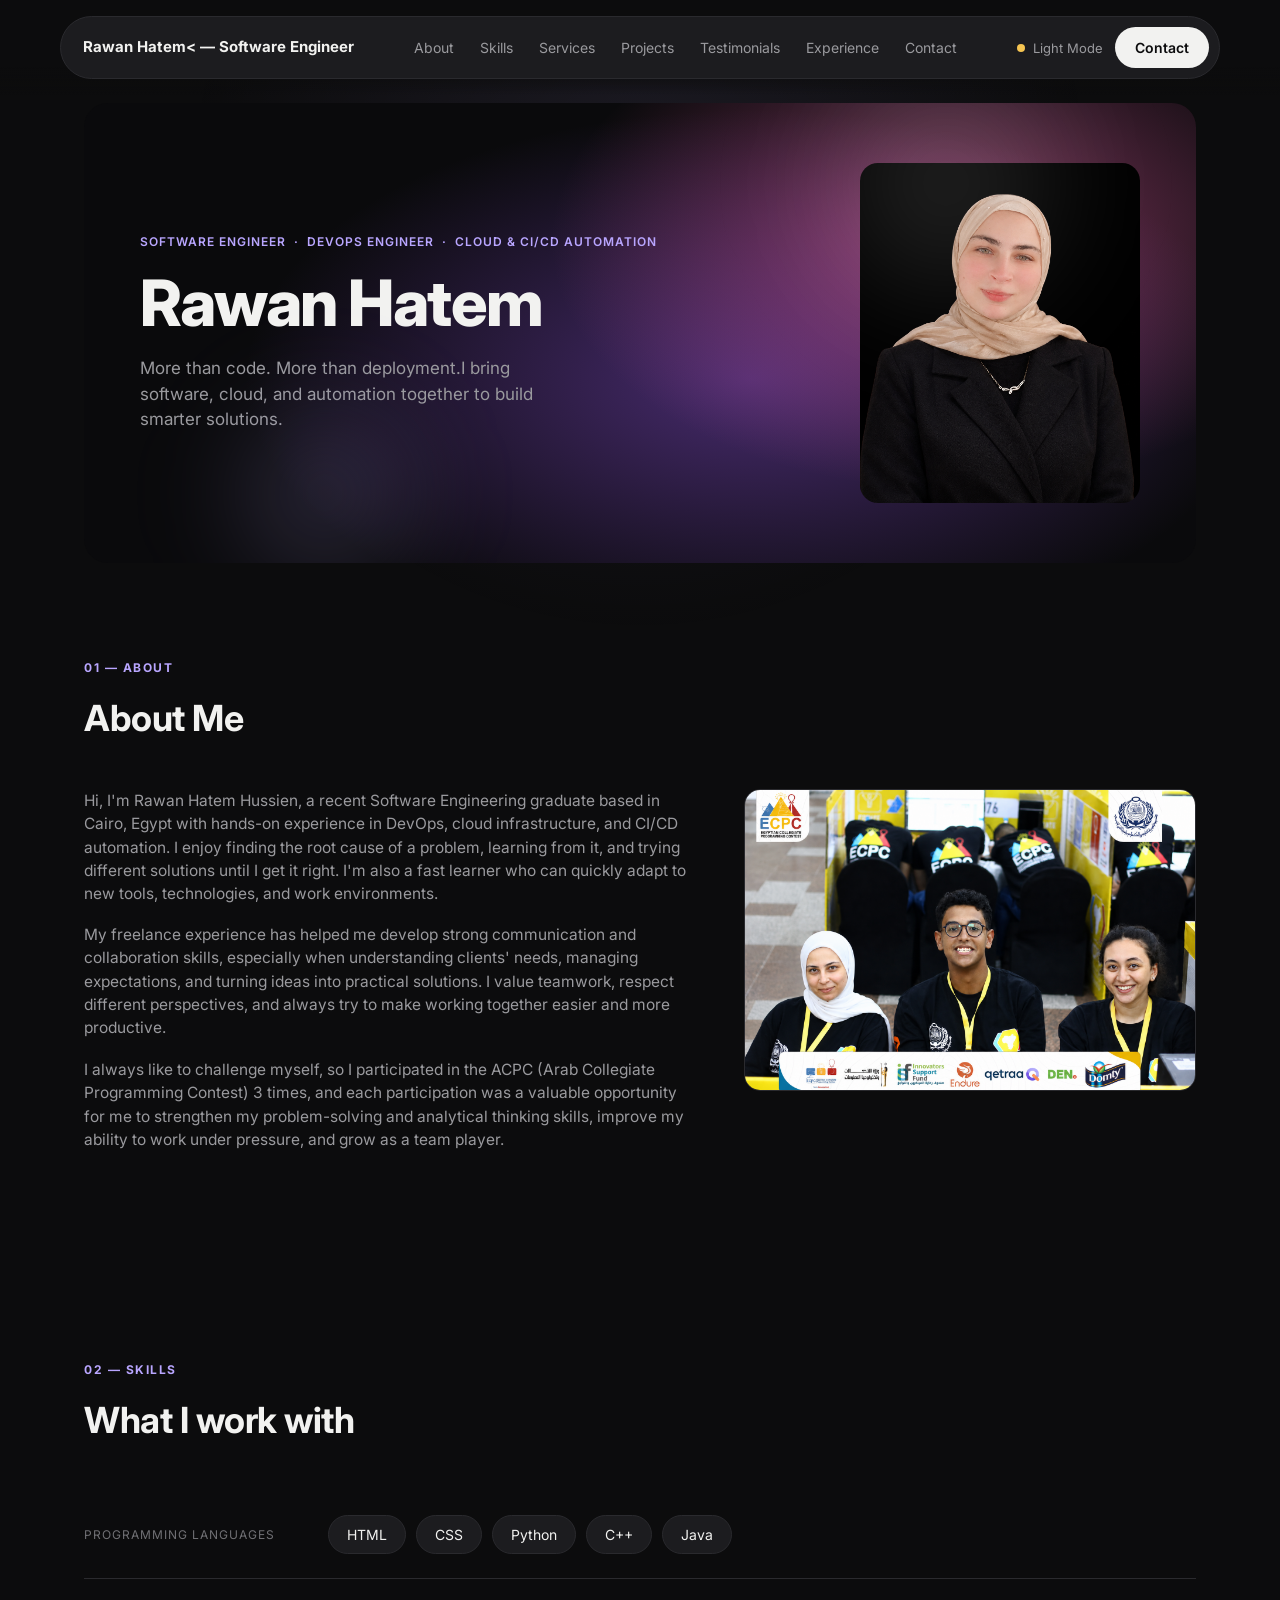
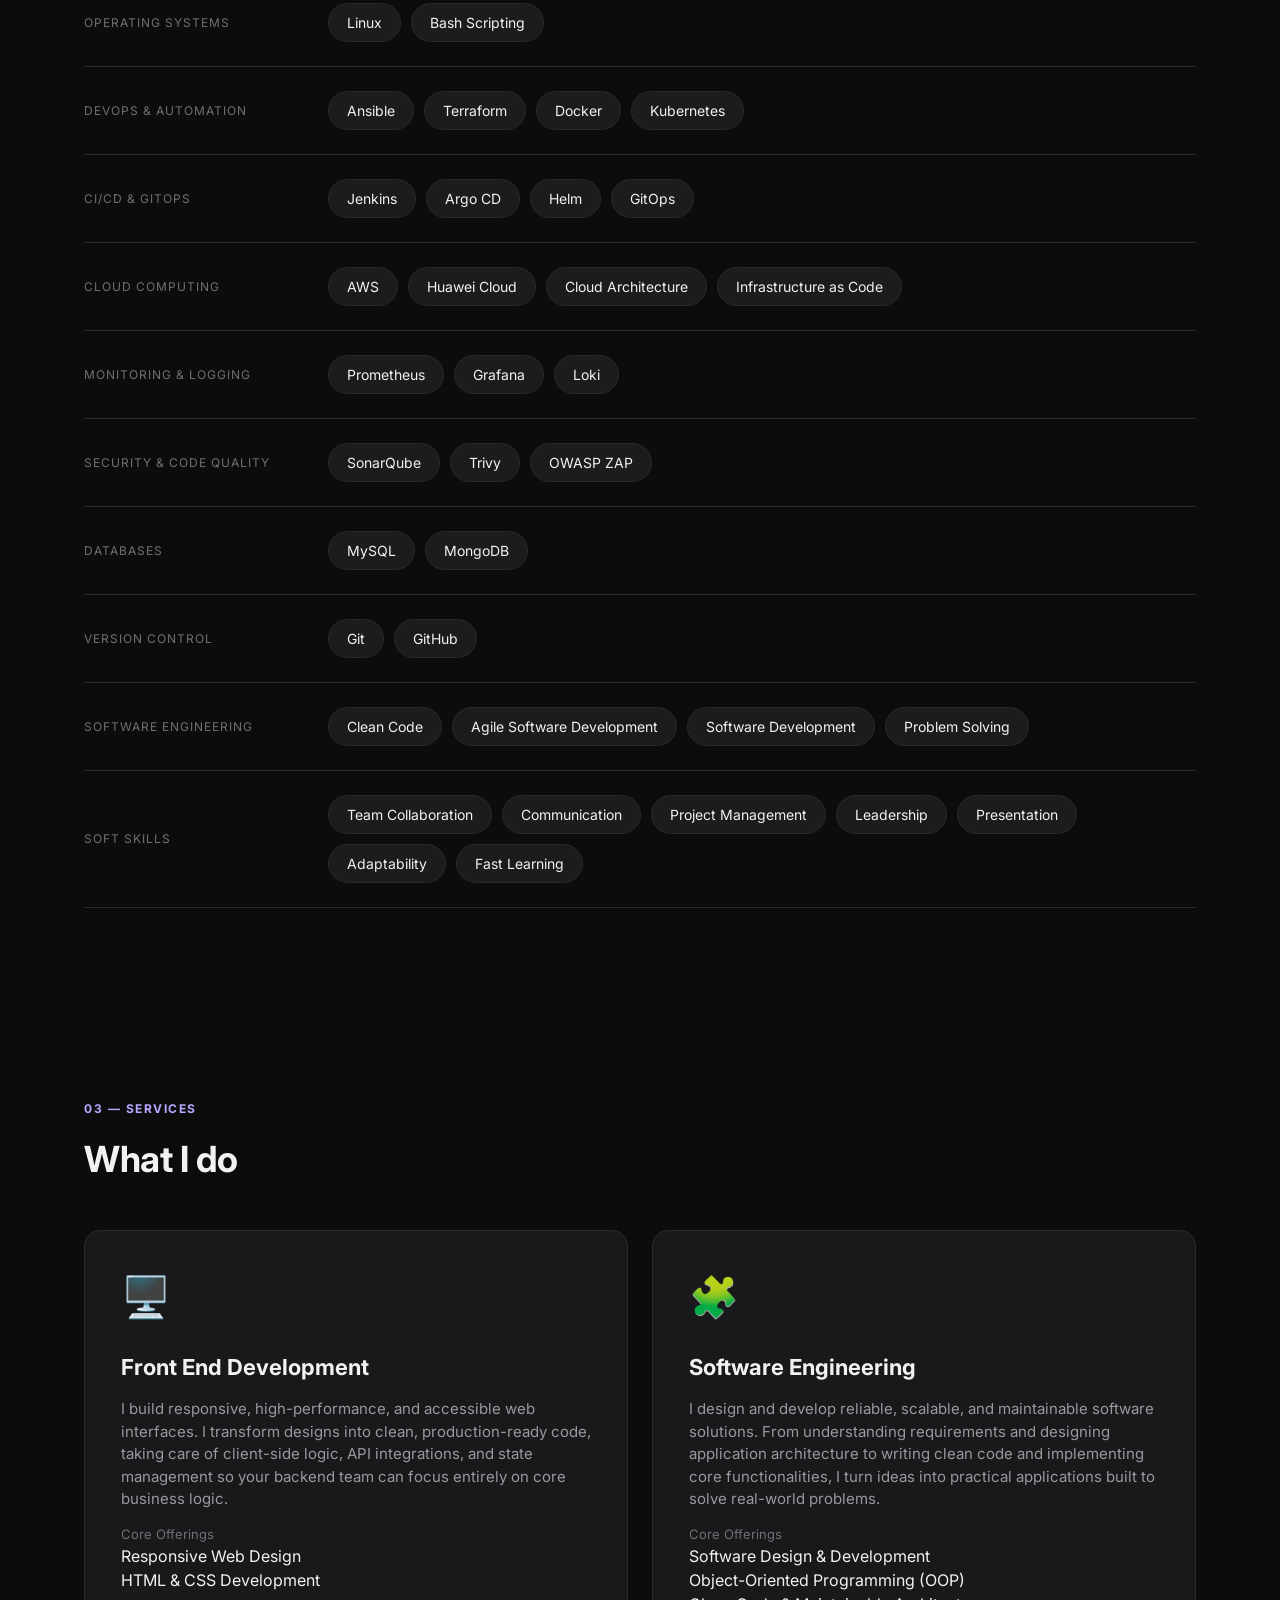
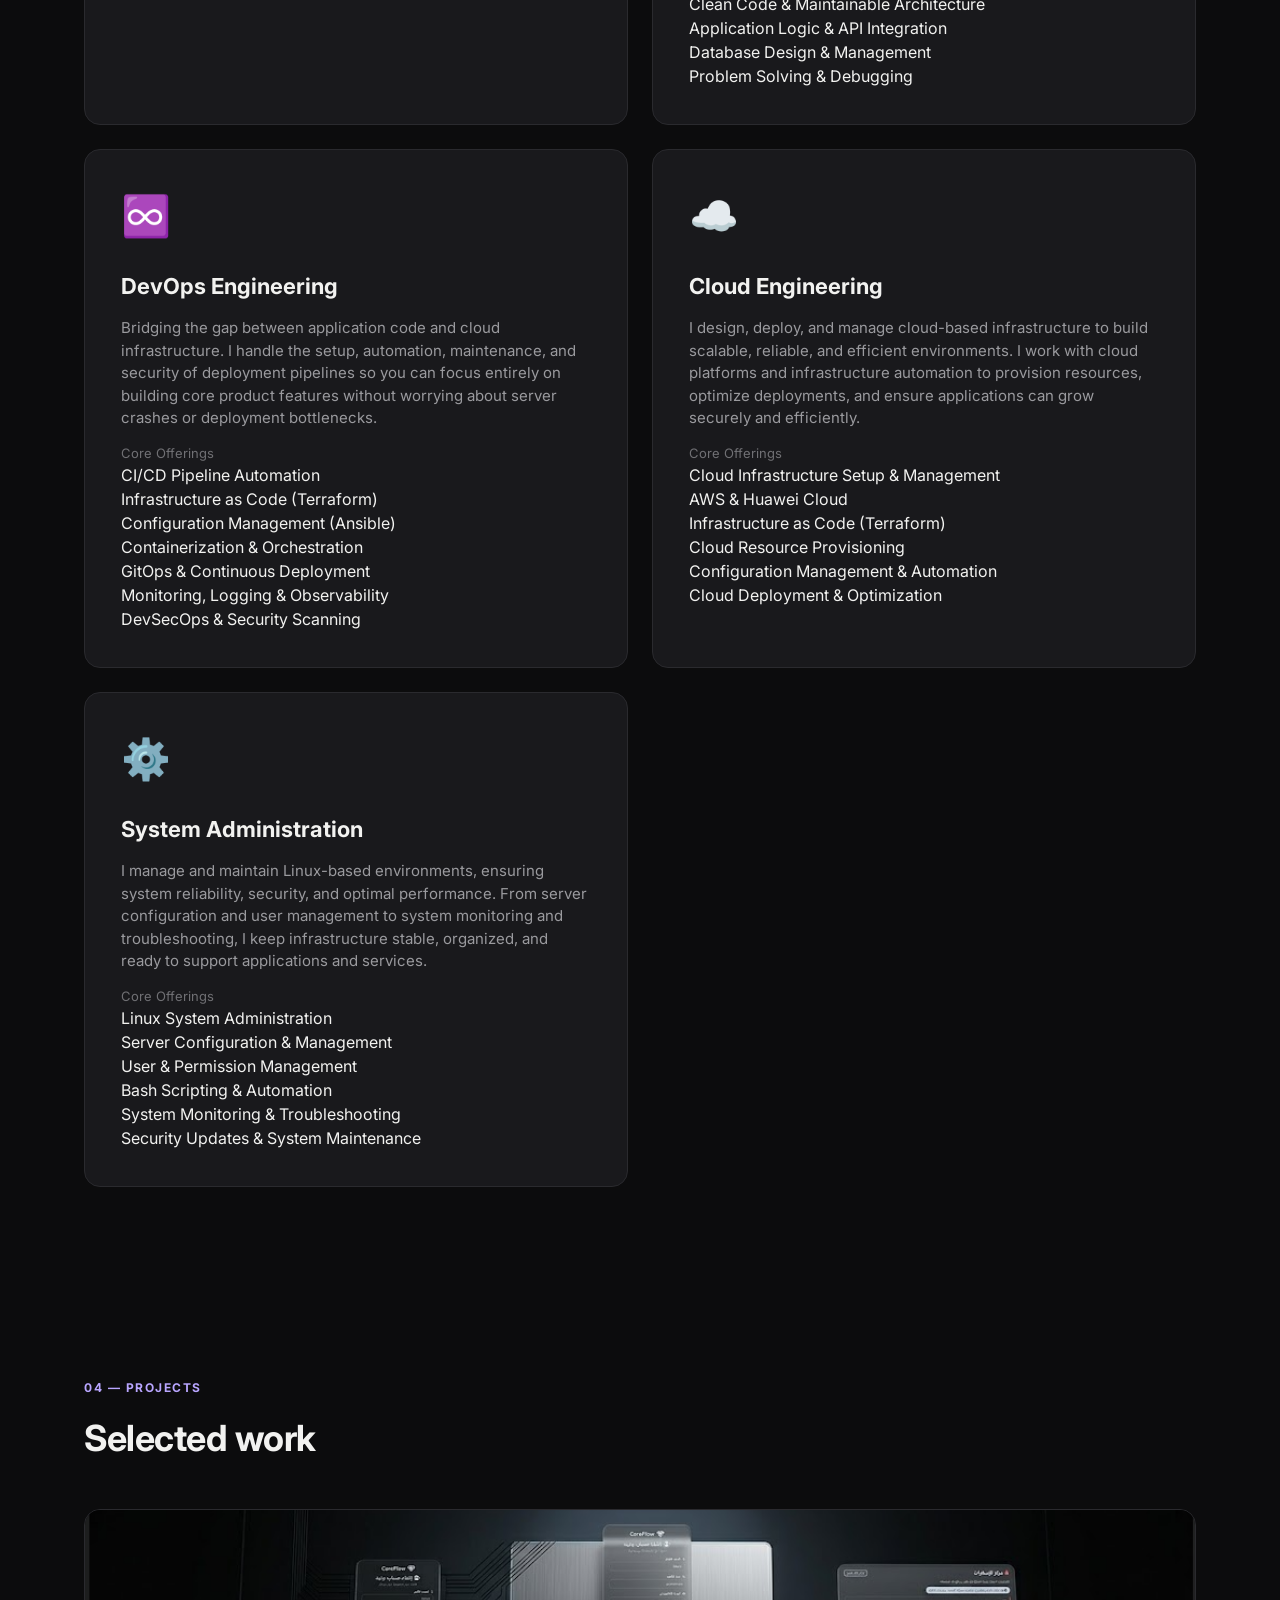
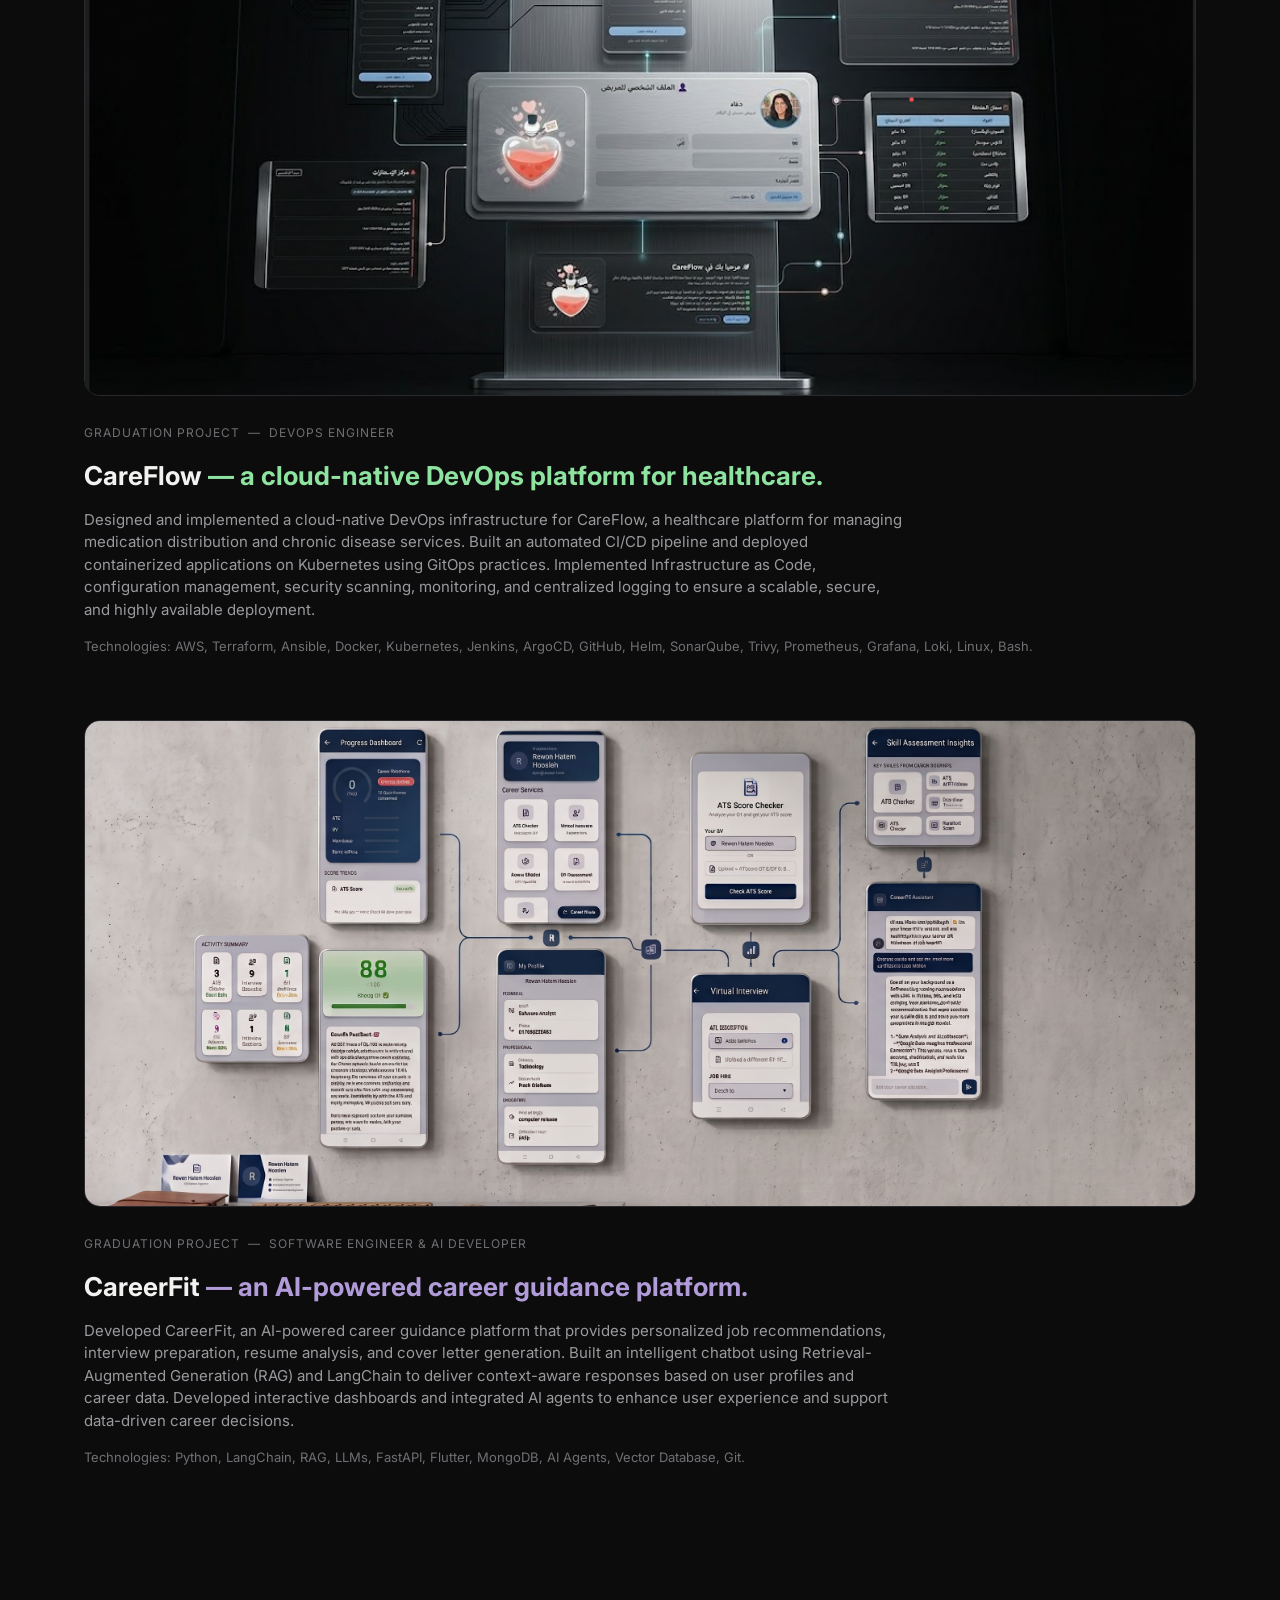
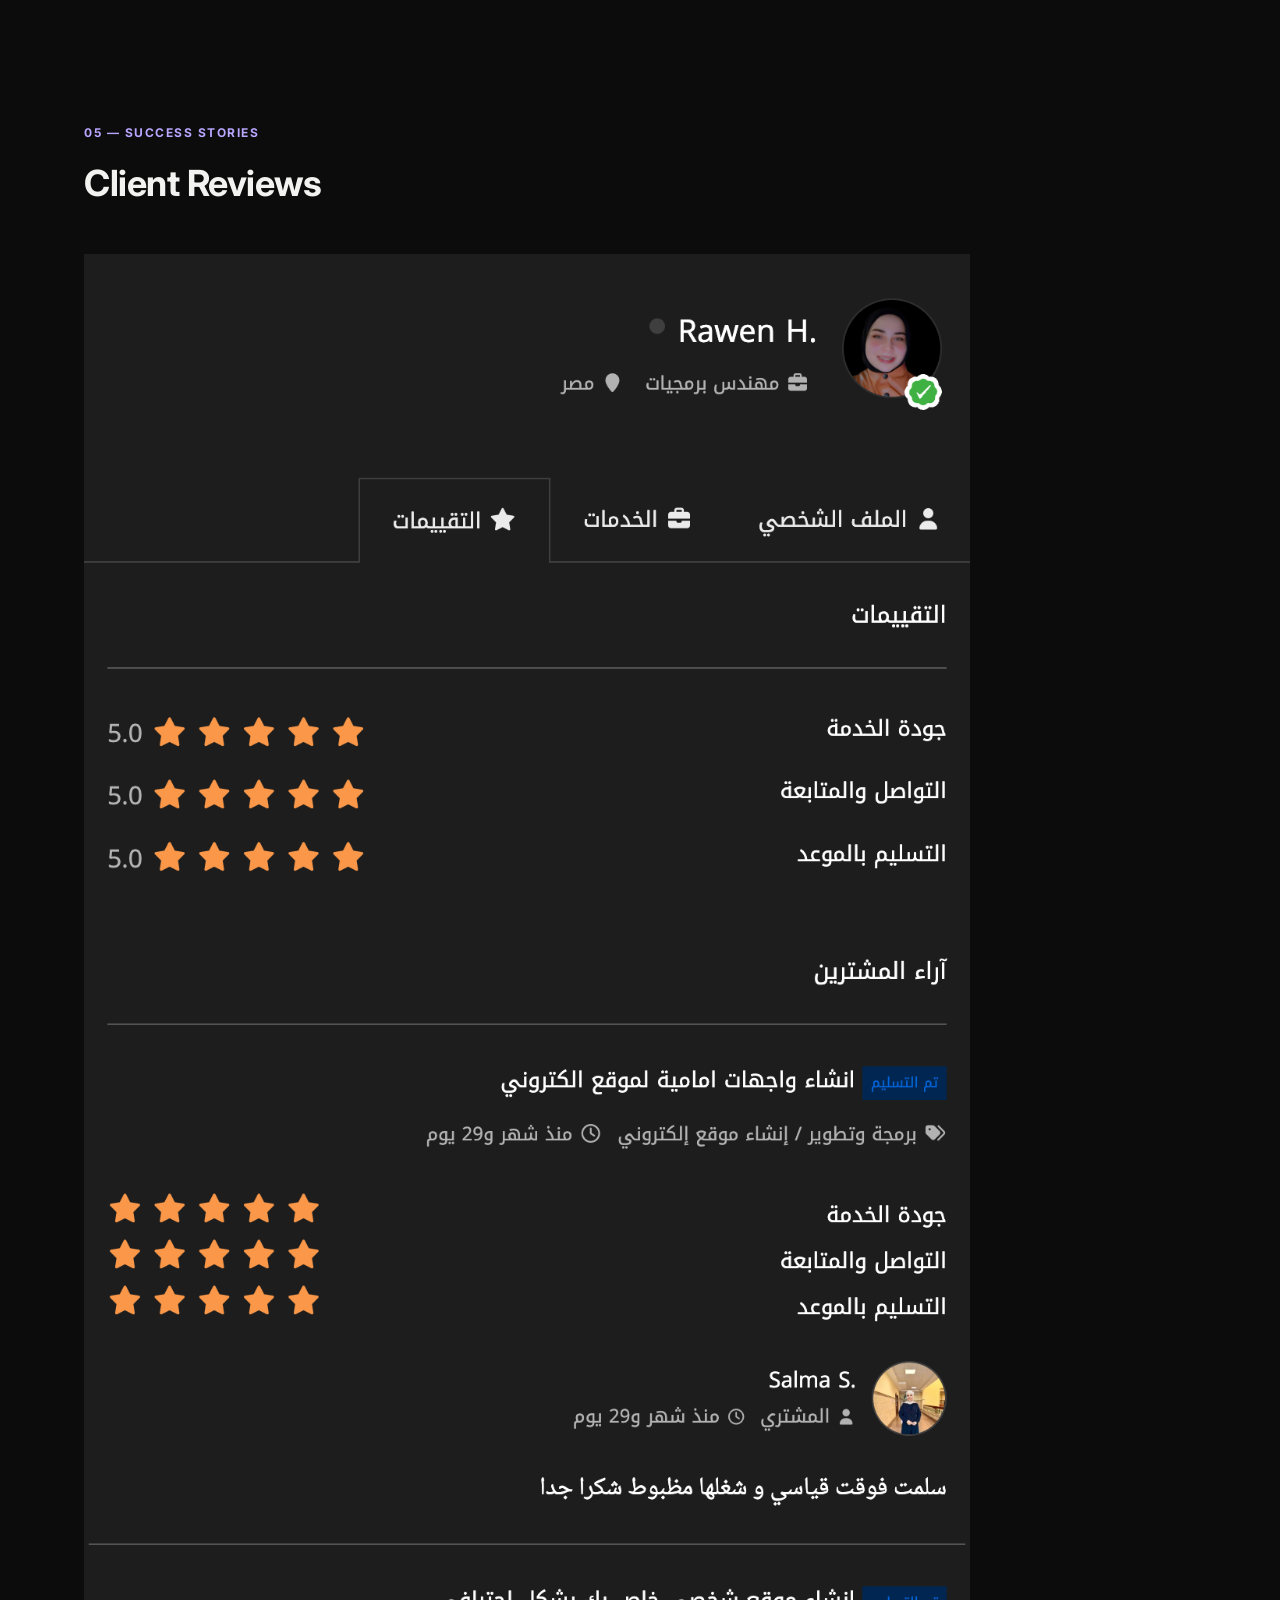
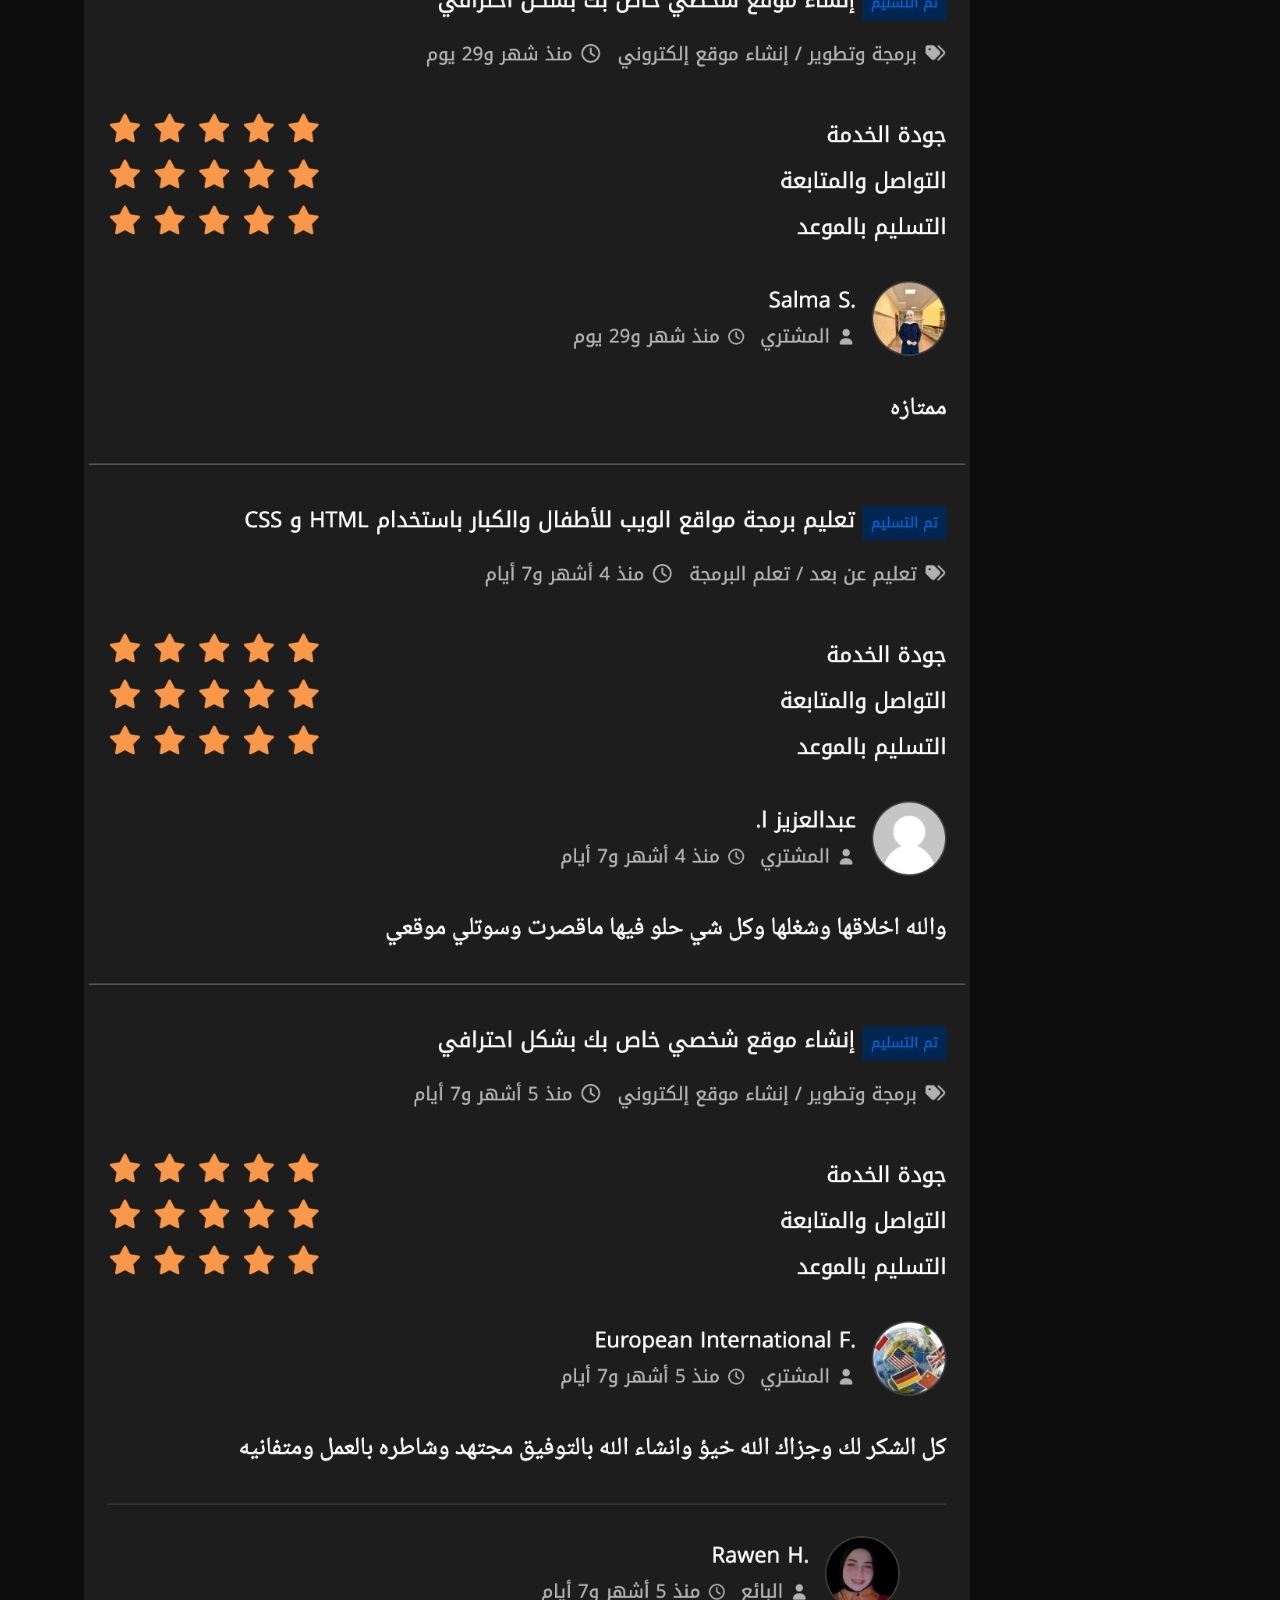
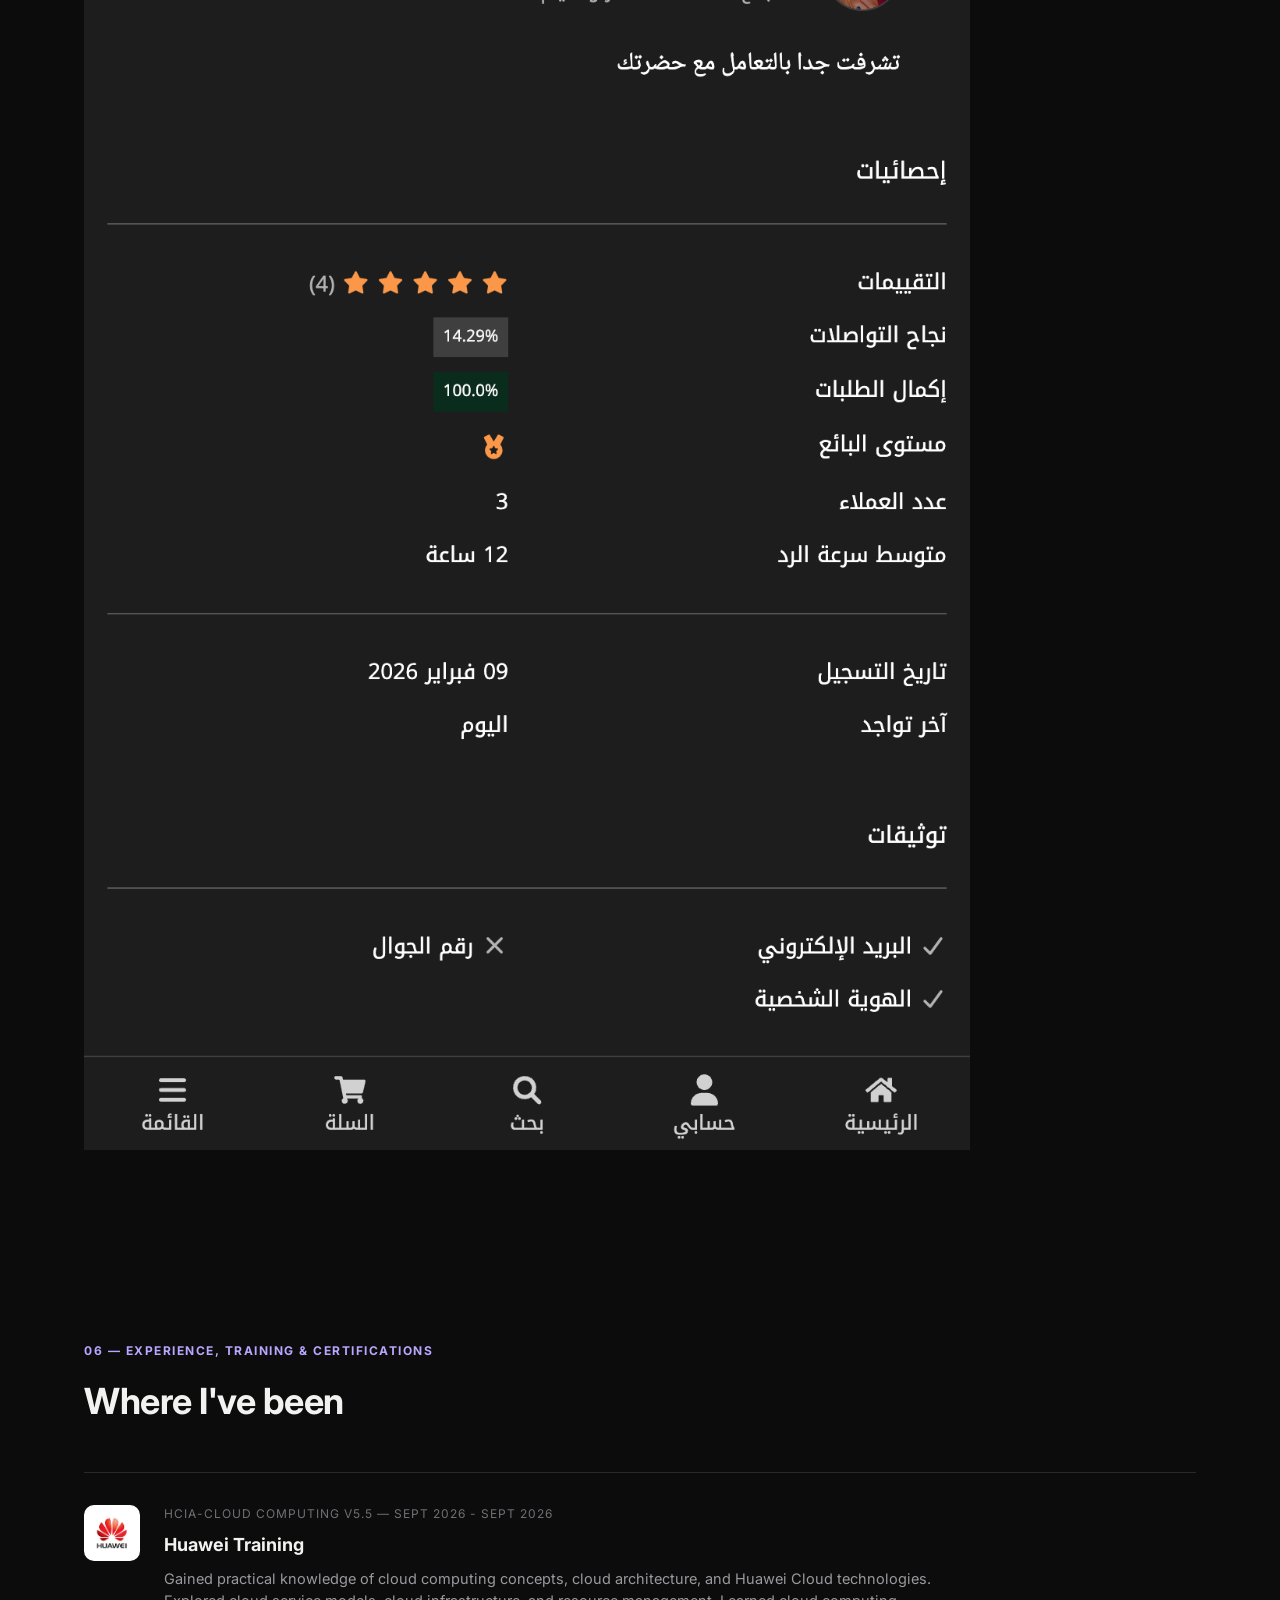
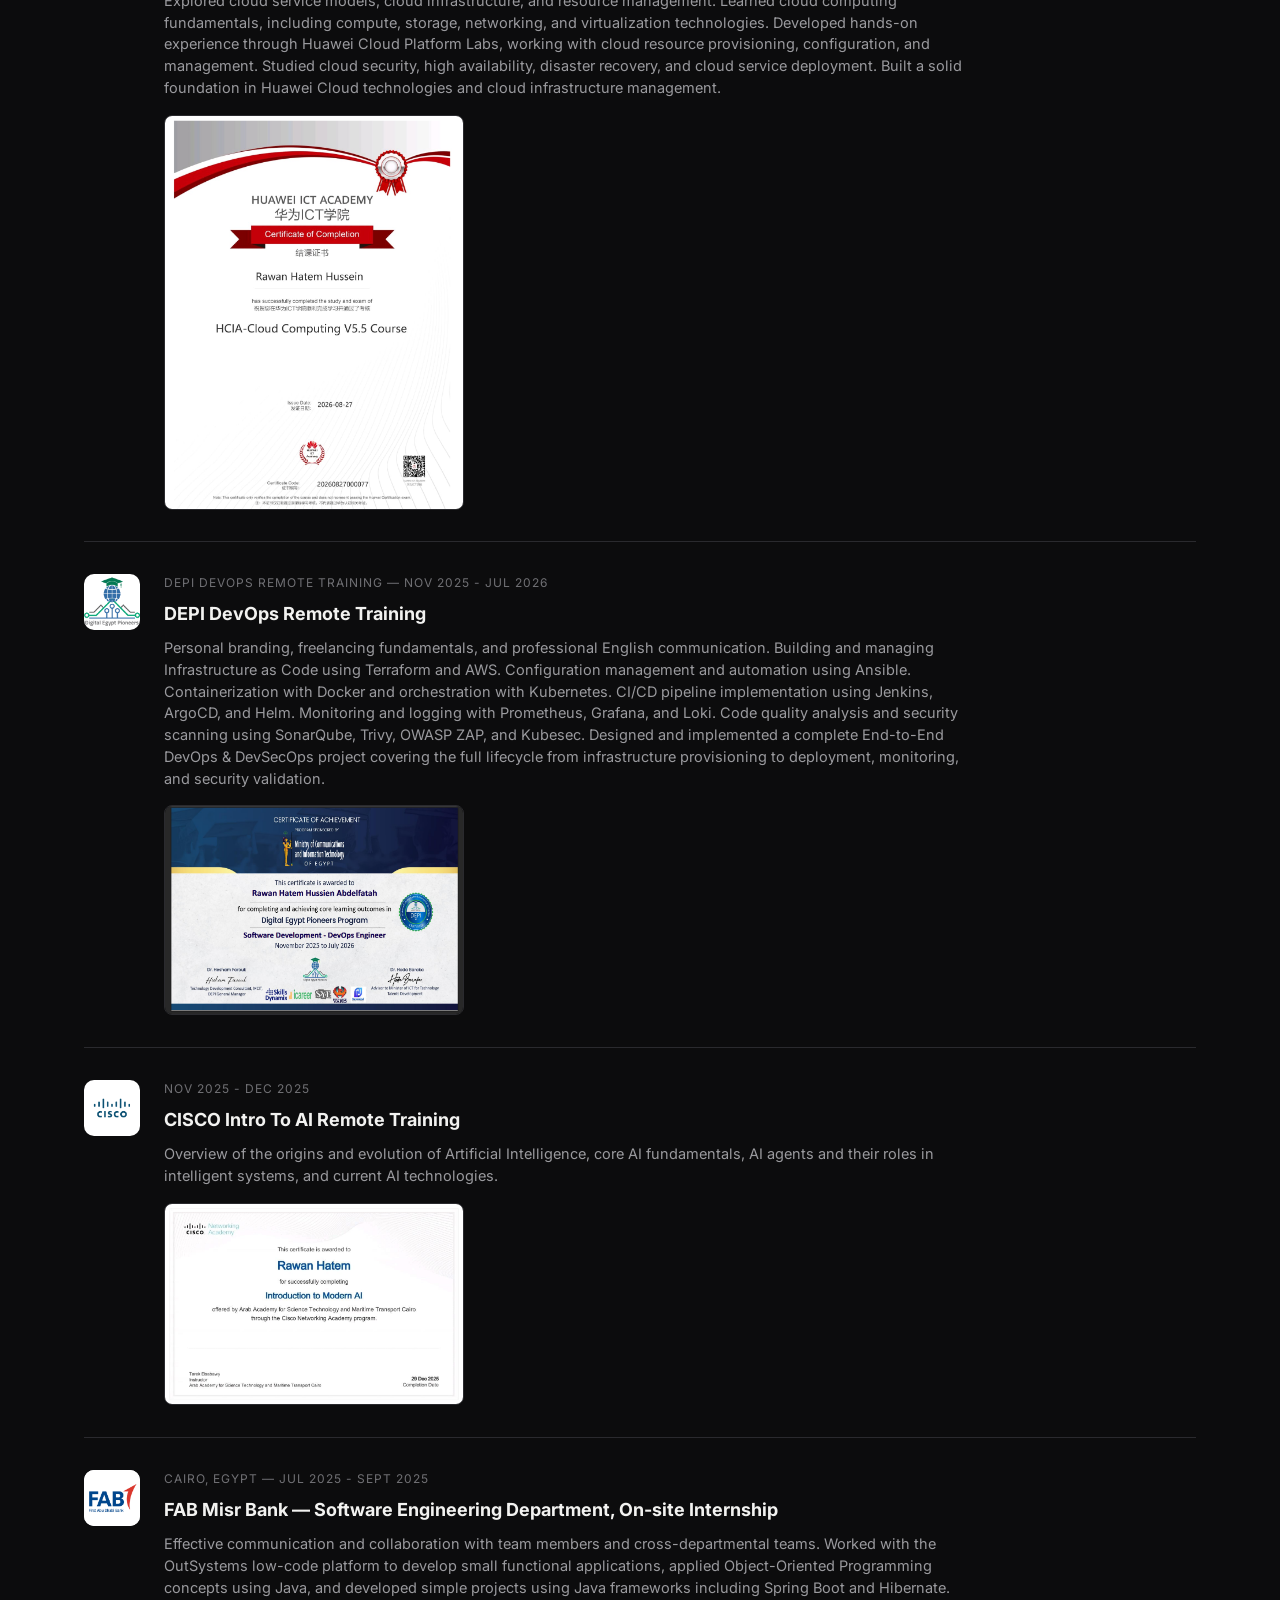
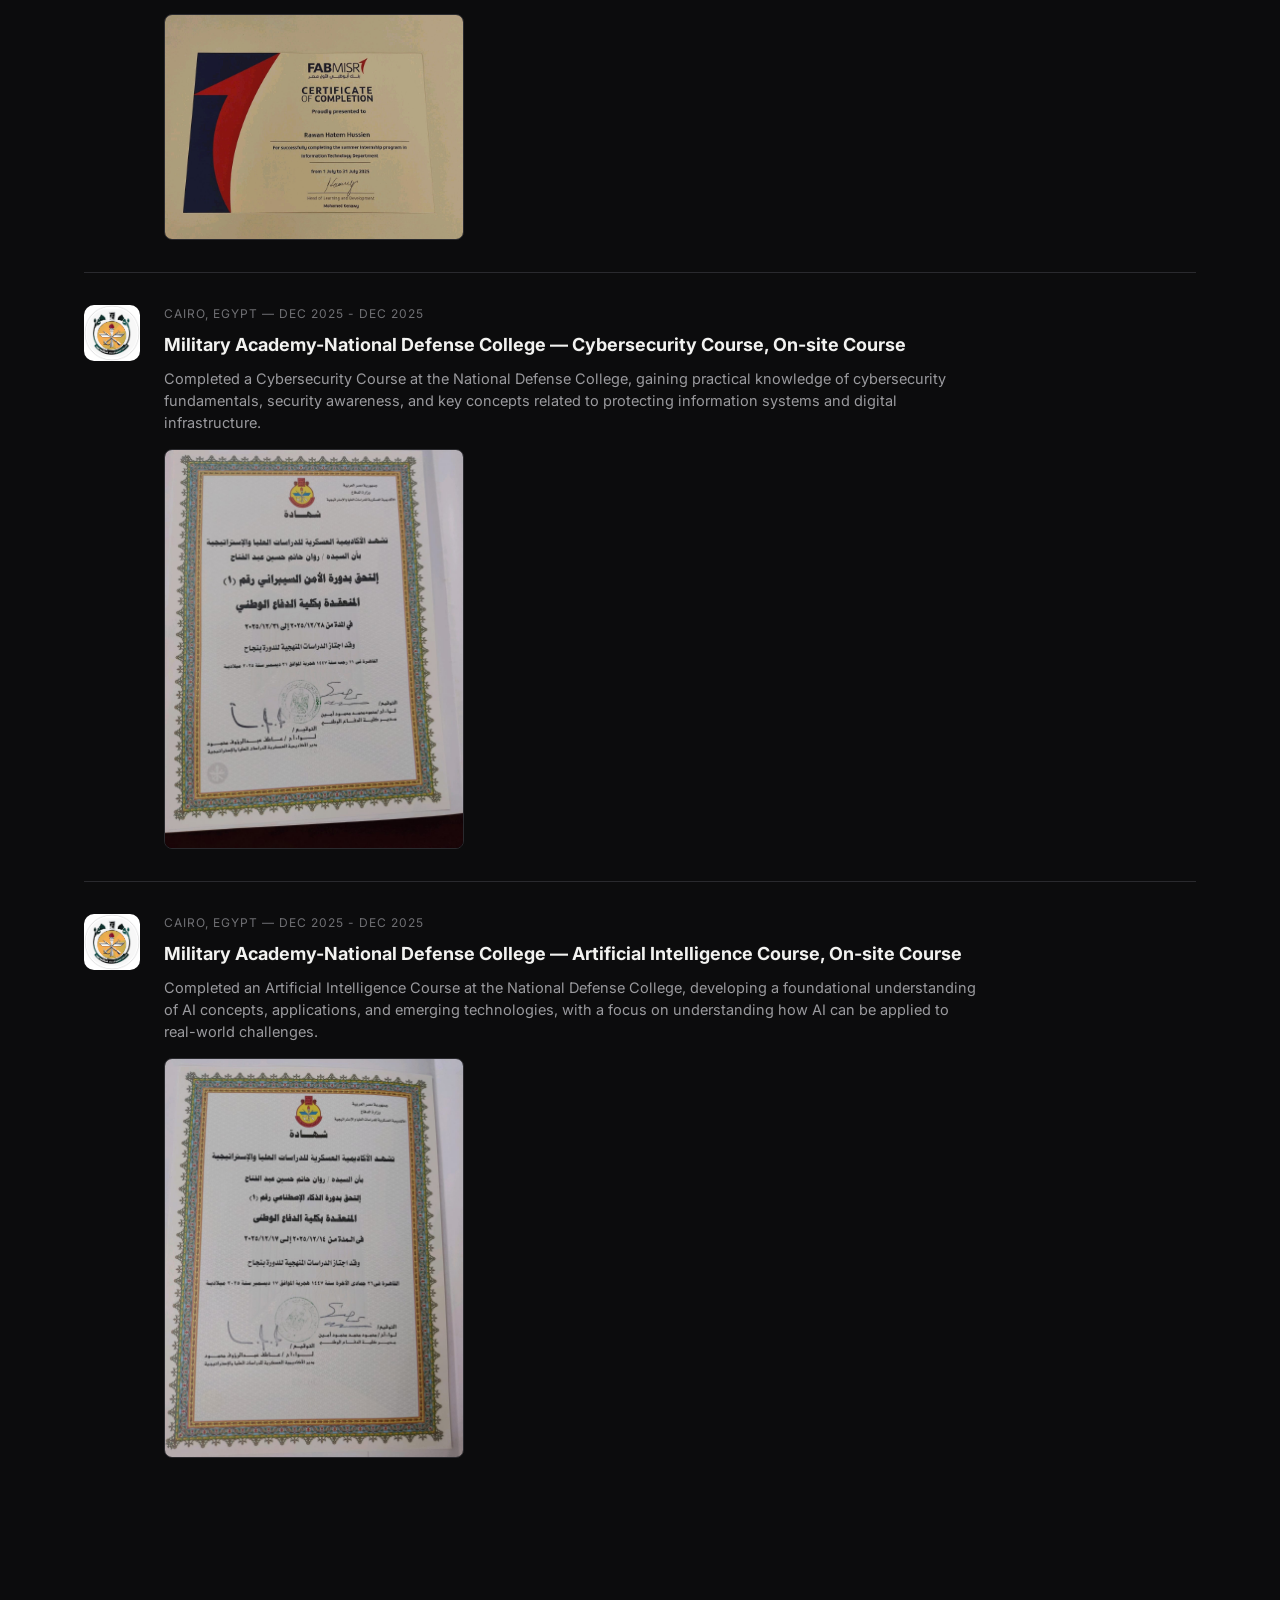
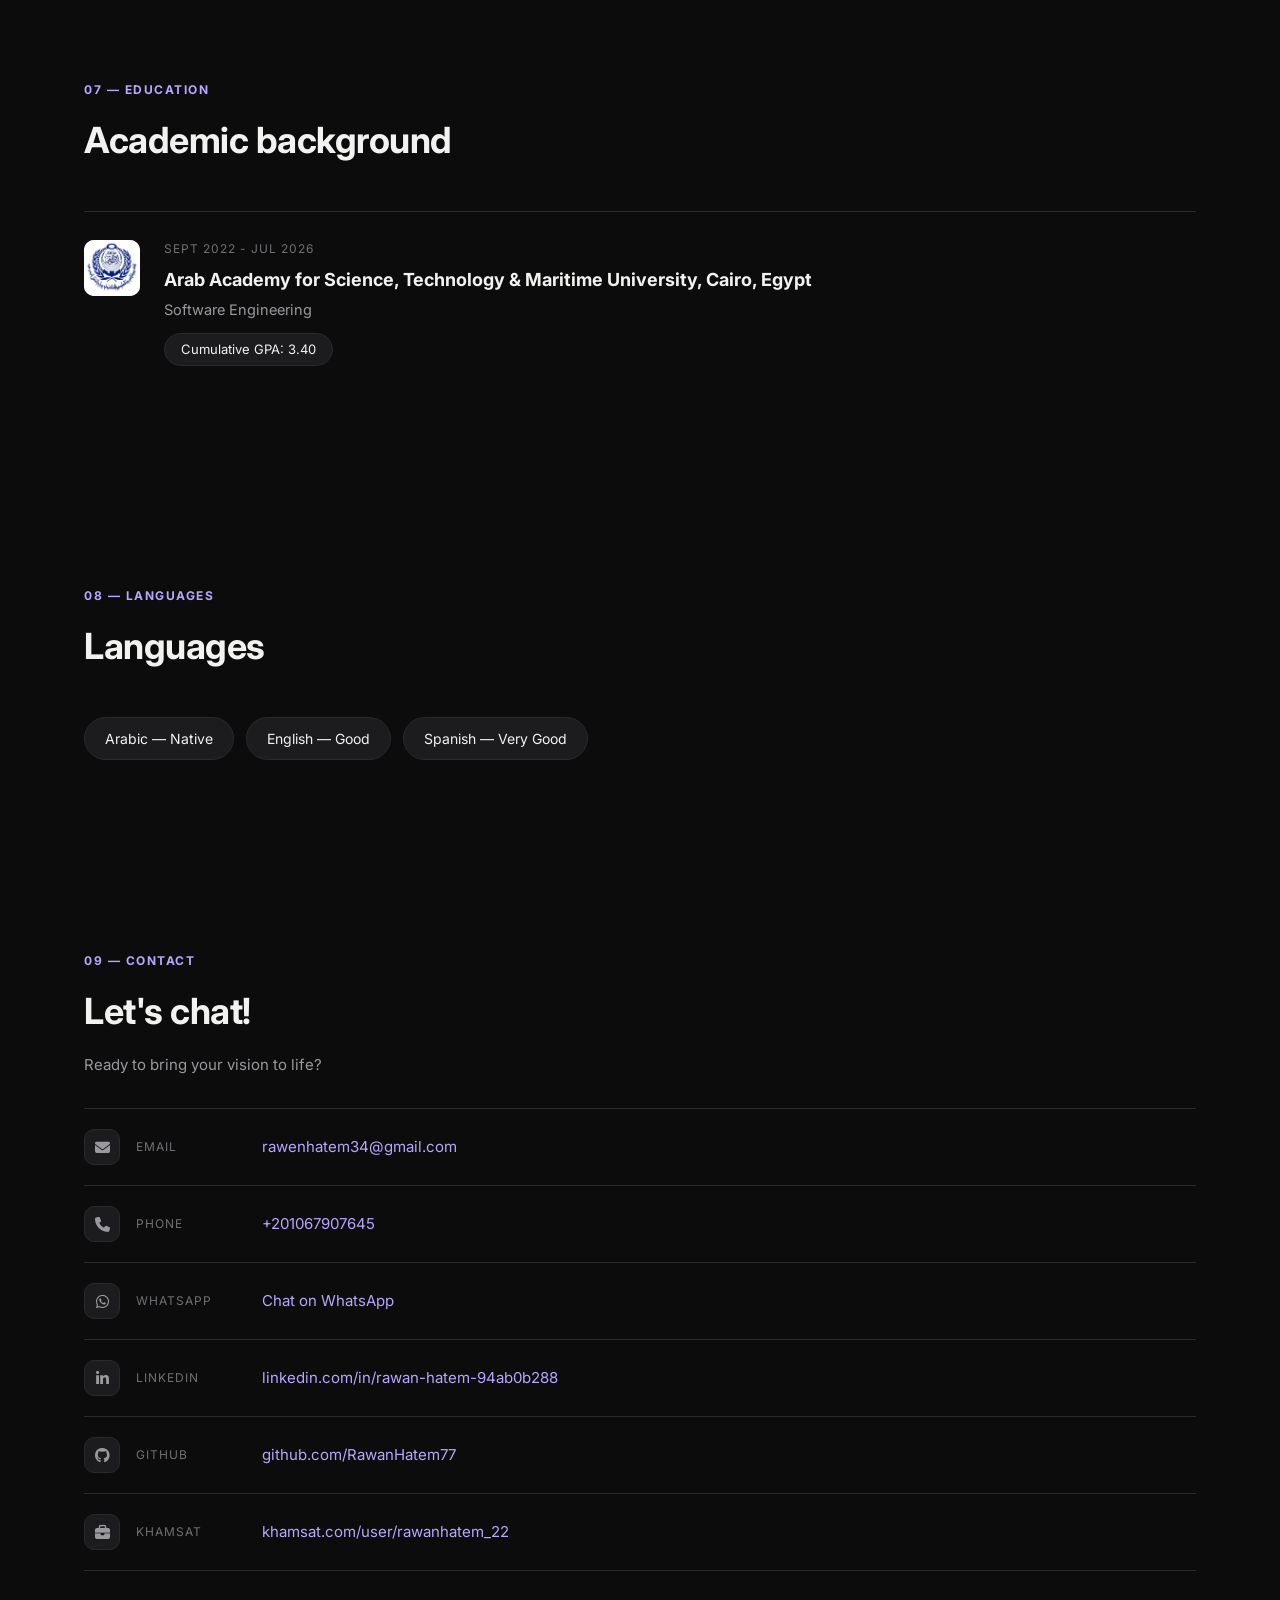
<file: index.html>
<!DOCTYPE html>
<html lang="en">
<head>
<meta charset="UTF-8">
<meta name="viewport" content="width=device-width, initial-scale=1.0">
<title>Rawan Hatem — Software Engineer</title>
<link rel="preconnect" href="https://fonts.googleapis.com">
<link href="https://fonts.googleapis.com/css2?family=Inter:wght@400;500;600;700;800&family=Cairo:wght@400;600;700&display=swap" rel="stylesheet">
<link rel="stylesheet" href="https://cdnjs.cloudflare.com/ajax/libs/font-awesome/6.5.1/css/all.min.css">
<link rel="stylesheet" href="style.css">
</head>
<body>

<div class="navbar-wrap">
  <nav class="navbar">
    <div class="nav-name">Rawan Hatem< — Software Engineer</div>
    <ul class="nav-links">
      <li><a href="#about">About</a></li>
      <li><a href="#skills">Skills</a></li>
      <li><a href="#services">Services</a></li>
      <li><a href="#projects">Projects</a></li>
      <li><a href="#testimonials">Testimonials</a></li>
      <li><a href="#experience">Experience</a></li>
      <li><a href="#contact">Contact</a></li>
    </ul>
    <div class="nav-right">
      <button class="mode-toggle" id="modeToggle"><span class="mode-dot"></span> Light Mode</button>
      <a class="btn-contact" href="#contact">Contact</a>
    </div>
  </nav>
</div>

<div class="container">

  <!-- HERO -->
  <section class="hero" id="top" style="padding:0;">
    <div class="hero-inner">
      <div class="hero-text">
        <div class="eyebrow">Software Engineer &nbsp;·&nbsp; DevOps Engineer &nbsp;·&nbsp; Cloud &amp; CI/CD Automation</div>
        <h1>Rawan Hatem</h1>
        <p>More than code. More than deployment.I bring software, cloud, and automation together to build smarter solutions.</p>
      </div>
      <div class="hero-photo">
        <!-- Replace with your own hero photo -->
        <img src="images/MYFINALIMG.png" alt="Rawan Hatem" onerror="this.style.display='none'">
      </div>
    </div>
  </section>

  <!-- ABOUT -->
  <section id="about">
    <div class="section-eyebrow">01 — About</div>
    <h2 class="section-title">About Me</h2>
    <div class="about-grid">
      <div class="about-text">
        <p>Hi, I'm Rawan Hatem Hussien, a recent Software Engineering graduate based in Cairo, Egypt with hands-on experience in DevOps, cloud infrastructure, and CI/CD automation. I enjoy finding the root cause of a problem, learning from it, and trying different solutions until I get it right. I'm also a fast learner who can quickly adapt to new tools, technologies, and work environments.</p>
        <p>My freelance experience has helped me develop strong communication and collaboration skills, especially when understanding clients' needs, managing expectations, and turning ideas into practical solutions. I value teamwork, respect different perspectives, and always try to make working together easier and more productive.</p>
        <p>I always like to challenge myself, so I participated in the ACPC (Arab Collegiate Programming Contest) 3 times, and each participation was a valuable opportunity for me to strengthen my problem-solving and analytical thinking skills, improve my ability to work under pressure, and grow as a team player.</p>
      </div>
      <div class="about-img">
        <img src="images/ACPC.png" alt="ACPC team" onerror="this.style.display='none'">
      </div>
    </div>
  </section>

  <!-- SKILLS -->

<section id="skills">
  <div class="section-eyebrow">02 — Skills</div>
  <h2 class="section-title">What I work with</h2>

  <!-- Programming Languages -->
  <div class="skill-row">
    <div class="skill-label">Programming Languages</div>
    <div class="pill-group">
      <span class="pill">HTML</span>
      <span class="pill">CSS</span>
      <span class="pill">Python</span>
      <span class="pill">C++</span>
      <span class="pill">Java</span>
    </div>
  </div>

  <!-- Operating Systems -->
  <div class="skill-row">
    <div class="skill-label">Operating Systems</div>
    <div class="pill-group">
      <span class="pill">Linux</span>
      <span class="pill">Bash Scripting</span>
    </div>
  </div>

  <!-- DevOps & Automation -->
  <div class="skill-row">
    <div class="skill-label">DevOps & Automation</div>
    <div class="pill-group">
      <span class="pill">Ansible</span>
      <span class="pill">Terraform</span>
      <span class="pill">Docker</span>
      <span class="pill">Kubernetes</span>
    </div>
  </div>

  <!-- CI/CD & GitOps -->
  <div class="skill-row">
    <div class="skill-label">CI/CD & GitOps</div>
    <div class="pill-group">
      <span class="pill">Jenkins</span>
      <span class="pill">Argo CD</span>
      <span class="pill">Helm</span>
      <span class="pill">GitOps</span>
    </div>
  </div>

  <!-- Cloud Computing -->
  <div class="skill-row">
    <div class="skill-label">Cloud Computing</div>
    <div class="pill-group">
      <span class="pill">AWS</span>
      <span class="pill">Huawei Cloud</span>
      <span class="pill">Cloud Architecture</span>
      <span class="pill">Infrastructure as Code</span>
    </div>
  </div>

  <!-- Monitoring & Logging -->
  <div class="skill-row">
    <div class="skill-label">Monitoring & Logging</div>
    <div class="pill-group">
      <span class="pill">Prometheus</span>
      <span class="pill">Grafana</span>
      <span class="pill">Loki</span>
    </div>
  </div>

  <!-- Security & Code Quality -->
  <div class="skill-row">
    <div class="skill-label">Security & Code Quality</div>
    <div class="pill-group">
      <span class="pill">SonarQube</span>
      <span class="pill">Trivy</span>
      <span class="pill">OWASP ZAP</span>
    </div>
  </div>

  <!-- Databases -->
  <div class="skill-row">
    <div class="skill-label">Databases</div>
    <div class="pill-group">
      <span class="pill">MySQL</span>
      <span class="pill">MongoDB</span>
    </div>
  </div>

  <!-- Version Control -->
  <div class="skill-row">
    <div class="skill-label">Version Control</div>
    <div class="pill-group">
      <span class="pill">Git</span>
      <span class="pill">GitHub</span>
    </div>
  </div>

  <!-- Software Engineering Concepts -->
  <div class="skill-row">
    <div class="skill-label">Software Engineering</div>
    <div class="pill-group">
      <span class="pill">Clean Code</span>
      <span class="pill">Agile Software Development</span>
      <span class="pill">Software Development</span>
      <span class="pill">Problem Solving</span>
    </div>
  </div>

  <!-- Soft Skills -->
  <div class="skill-row">
    <div class="skill-label">Soft Skills</div>
    <div class="pill-group">
      <span class="pill">Team Collaboration</span>
      <span class="pill">Communication</span>
      <span class="pill">Project Management</span>
      <span class="pill">Leadership</span>
      <span class="pill">Presentation</span>
      <span class="pill">Adaptability</span>
      <span class="pill">Fast Learning</span>
    </div>
  </div>
</section>
  
<!-- SERVICES -->
<section id="services">
  <div class="section-eyebrow">03 — Services</div>
  <h2 class="section-title">What I do</h2>

  <div class="services-grid">

    <!-- Front End Development -->
    <div class="service-card">
      <div class="service-icon">🖥️</div>
      <h3>Front End Development</h3>
      <p>
        I build responsive, high-performance, and accessible web interfaces.
        I transform designs into clean, production-ready code, taking care
        of client-side logic, API integrations, and state management so your
        backend team can focus entirely on core business logic.
      </p>

      <span class="service-tag">Core Offerings</span>
      <ul>
        <li>Responsive Web Design</li>
        <li>HTML & CSS Development</li>
      </ul>
    </div>

    <!-- Software Engineering -->
    <div class="service-card">
      <div class="service-icon">🧩</div>
      <h3>Software Engineering</h3>
      <p>
        I design and develop reliable, scalable, and maintainable software
        solutions. From understanding requirements and designing application
        architecture to writing clean code and implementing core functionalities,
        I turn ideas into practical applications built to solve real-world problems.
      </p>

      <span class="service-tag">Core Offerings</span>
      <ul>
        <li>Software Design & Development</li>
        <li>Object-Oriented Programming (OOP)</li>
        <li>Clean Code & Maintainable Architecture</li>
        <li>Application Logic & API Integration</li>
        <li>Database Design & Management</li>
        <li>Problem Solving & Debugging</li>
      </ul>
    </div>

    <!-- DevOps Engineering -->
    <div class="service-card">
      <div class="service-icon">♾️</div>
      <h3>DevOps Engineering</h3>
      <p>
        Bridging the gap between application code and cloud infrastructure.
        I handle the setup, automation, maintenance, and security of deployment
        pipelines so you can focus entirely on building core product features
        without worrying about server crashes or deployment bottlenecks.
      </p>

      <span class="service-tag">Core Offerings</span>
      <ul>
        <li>CI/CD Pipeline Automation</li>
        <li>Infrastructure as Code (Terraform)</li>
        <li>Configuration Management (Ansible)</li>
        <li>Containerization & Orchestration</li>
        <li>GitOps & Continuous Deployment</li>
        <li>Monitoring, Logging & Observability</li>
        <li>DevSecOps & Security Scanning</li>
      </ul>
    </div>

    <!-- Cloud Engineering -->
    <div class="service-card">
      <div class="service-icon">☁️</div>
      <h3>Cloud Engineering</h3>
      <p>
        I design, deploy, and manage cloud-based infrastructure to build
        scalable, reliable, and efficient environments. I work with cloud
        platforms and infrastructure automation to provision resources,
        optimize deployments, and ensure applications can grow securely
        and efficiently.
      </p>

      <span class="service-tag">Core Offerings</span>
      <ul>
        <li>Cloud Infrastructure Setup & Management</li>
        <li>AWS & Huawei Cloud</li>
        <li>Infrastructure as Code (Terraform)</li>
        <li>Cloud Resource Provisioning</li>
        <li>Configuration Management & Automation</li>
        <li>Cloud Deployment & Optimization</li>
      </ul>
    </div>

    <!-- System Administration -->
    <div class="service-card">
      <div class="service-icon">⚙️</div>
      <h3>System Administration</h3>
      <p>
        I manage and maintain Linux-based environments, ensuring system
        reliability, security, and optimal performance. From server
        configuration and user management to system monitoring and
        troubleshooting, I keep infrastructure stable, organized, and
        ready to support applications and services.
      </p>

      <span class="service-tag">Core Offerings</span>
      <ul>
        <li>Linux System Administration</li>
        <li>Server Configuration & Management</li>
        <li>User & Permission Management</li>
        <li>Bash Scripting & Automation</li>
        <li>System Monitoring & Troubleshooting</li>
        <li>Security Updates & System Maintenance</li>
      </ul>
    </div>

  </div>
</section>
  
  <!-- PROJECTS -->
  <section id="projects">
    <div class="section-eyebrow">04 — Projects</div>
    <h2 class="section-title">Selected work</h2>

    <div class="project careflow">
      <div class="project-media">
        <!-- Replace src with your project screenshot -->
        <img src="images/Careflow2.png" alt="CareFlow project preview" onerror="this.style.display='none'; this.nextElementSibling.style.display='block';">
        <div class="fallback-letters" style="display:none;">CF</div>
      </div>
      <div class="project-meta">Graduation Project &nbsp;—&nbsp; DevOps Engineer</div>
      <h3>CareFlow <span>— a cloud-native DevOps platform for healthcare.</span></h3>
      <p class="desc">Designed and implemented a cloud-native DevOps infrastructure for CareFlow, a healthcare platform for managing medication distribution and chronic disease services. Built an automated CI/CD pipeline and deployed containerized applications on Kubernetes using GitOps practices. Implemented Infrastructure as Code, configuration management, security scanning, monitoring, and centralized logging to ensure a scalable, secure, and highly available deployment.</p>
      <div class="tech">Technologies: AWS, Terraform, Ansible, Docker, Kubernetes, Jenkins, ArgoCD, GitHub, Helm, SonarQube, Trivy, Prometheus, Grafana, Loki, Linux, Bash.</div>
    </div>

    <div class="project careerfit">
      <div class="project-media">
        <!-- Replace src with your project screenshot -->
        <img src="images/CareerFit.jpg" alt="CareerFit project preview" onerror="this.style.display='none'; this.nextElementSibling.style.display='block';">
        <div class="fallback-letters" style="display:none;">CF</div>
      </div>
      <div class="project-meta">Graduation Project &nbsp;—&nbsp; Software Engineer &amp; AI Developer</div>
      <h3>CareerFit <span>— an AI-powered career guidance platform.</span></h3>
      <p class="desc">Developed CareerFit, an AI-powered career guidance platform that provides personalized job recommendations, interview preparation, resume analysis, and cover letter generation. Built an intelligent chatbot using Retrieval-Augmented Generation (RAG) and LangChain to deliver context-aware responses based on user profiles and career data. Developed interactive dashboards and integrated AI agents to enhance user experience and support data-driven career decisions.</p>
      <div class="tech">Technologies: Python, LangChain, RAG, LLMs, FastAPI, Flutter, MongoDB, AI Agents, Vector Database, Git.</div>
    </div>
  </section>

 <!-- TESTIMONIALS -->
<section id="testimonials">
  <div class="section-eyebrow">05 — Success Stories</div>
  <h2 class="section-title">Client Reviews</h2>

  <div class="testimonials-images">
    <div class="testimonial-image-card">
      <img src="images/Review1.png" alt="Review 1">
    </div>

  </div>
</section>

  <!-- EXPERIENCE -->
  <section id="experience">
    <div class="section-eyebrow">06 — Experience, Training &amp; Certifications</div>
    <h2 class="section-title">Where I've been</h2>
    
  <div class="exp-item">
      <div class="exp-logo"><img src="images/Huawei-Logo.jpg" alt="Huawei" onerror="this.parentElement.innerHTML='🎓'"></div>
      <div>
        <div class="exp-date">HCIA-Cloud Computing V5.5 — Sept 2026 - Sept 2026</div>
        <h4>Huawei Training </h4>
        <p>Gained practical knowledge of cloud computing concepts, cloud architecture, and Huawei Cloud technologies. Explored cloud service models, cloud infrastructure, and resource management. Learned cloud computing fundamentals, including compute, storage, networking, and virtualization technologies. Developed hands-on experience through Huawei Cloud Platform Labs, working with cloud resource provisioning, configuration, and management. Studied cloud security, high availability, disaster recovery, and cloud service deployment. Built a solid foundation in Huawei Cloud technologies and cloud infrastructure management.</p>
        <div class="cert-img"><img src="images/Huawei-Cer.jpeg" alt="Huawei certificate" onerror="this.parentElement.style.display='none'"></div>      
      </div>
    </div>
    
    <div class="exp-item">
      <div class="exp-logo"><img src="images/41ce501b6ccfd3f08e51ebcda25c2960bdd2ce1e.png" alt="DEPI" onerror="this.parentElement.innerHTML='🎓'"></div>
      <div>
        <div class="exp-date">DEPI DevOps Remote Training — Nov 2025 - Jul 2026</div>
        <h4>DEPI DevOps Remote Training</h4>
        <p>Personal branding, freelancing fundamentals, and professional English communication. Building and managing Infrastructure as Code using Terraform and AWS. Configuration management and automation using Ansible. Containerization with Docker and orchestration with Kubernetes. CI/CD pipeline implementation using Jenkins, ArgoCD, and Helm. Monitoring and logging with Prometheus, Grafana, and Loki. Code quality analysis and security scanning using SonarQube, Trivy, OWASP ZAP, and Kubesec. Designed and implemented a complete End-to-End DevOps &amp; DevSecOps project covering the full lifecycle from infrastructure provisioning to deployment, monitoring, and security validation.</p>
        <div class="cert-img"><img src="images/Screenshot 2026-11-01 152234.png" alt="DEPI certificate" onerror="this.parentElement.style.display='none'"></div>      
      </div>
    </div>

    <div class="exp-item">
      <div class="exp-logo"><img src="images/cae668b075e8c80c7bc125d982dc4b6a2ffd7df6.png" alt="Cisco" onerror="this.parentElement.innerHTML='📡'"></div>
      <div>
        <div class="exp-date">Nov 2025 - Dec 2025</div>
        <h4>CISCO Intro To AI Remote Training</h4>
        <p>Overview of the origins and evolution of Artificial Intelligence, core AI fundamentals, AI agents and their roles in intelligent systems, and current AI technologies.</p>
        <div class="cert-img"><img src="images/Cico Cert.jpg" alt="Cisco certificate" onerror="this.parentElement.style.display='none'"></div>
      </div>
    </div>

    <div class="exp-item">
      <div class="exp-logo"><img src="images/5234ee62e0c8f22bf47b9e6a900c24c0fe847279.png" alt="FAB Misr Bank" onerror="this.parentElement.innerHTML='🏦'"></div>
      <div>
        <div class="exp-date">Cairo, Egypt — Jul 2025 - Sept 2025</div>
        <h4>FAB Misr Bank — Software Engineering Department, On-site Internship</h4>
        <p>Effective communication and collaboration with team members and cross-departmental teams. Worked with the OutSystems low-code platform to develop small functional applications, applied Object-Oriented Programming concepts using Java, and developed simple projects using Java frameworks including Spring Boot and Hibernate.</p>
        <div class="cert-img"><img src="images/FAB Cert.jpg" alt="FAB Misr certificate" onerror="this.parentElement.style.display='none'"></div>
      </div>
    </div>

      <div class="exp-item">
      <div class="exp-logo"><img src="images/LogoMilitary-Academy-for-Higher-Studies-and-Strategy.png" alt="Military Academy" onerror="this.parentElement.innerHTML='🏦'"></div>
      <div>
        <div class="exp-date">Cairo, Egypt — Dec 2025 - Dec 2025</div>
        <h4>Military Academy-National Defense College — Cybersecurity Course, On-site Course</h4>
        <p>Completed a Cybersecurity Course at the National Defense College, gaining practical knowledge of cybersecurity fundamentals, security awareness, and key concepts related to protecting information systems and digital infrastructure.</p>
        <div class="cert-img"><img src="images/Cyber Cert.jpeg" alt="Cyber certificate" onerror="this.parentElement.style.display='none'"></div>
      </div>
    </div>

      <div class="exp-item">
      <div class="exp-logo"><img src="images/LogoMilitary-Academy-for-Higher-Studies-and-Strategy.png" alt="Military Academy" onerror="this.parentElement.innerHTML='🏦'"></div>
      <div>
        <div class="exp-date">Cairo, Egypt — Dec 2025 - Dec 2025</div>
        <h4>Military Academy-National Defense College — Artificial Intelligence Course, On-site Course</h4>
        <p>Completed an Artificial Intelligence Course at the National Defense College, developing a foundational understanding of AI concepts, applications, and emerging technologies, with a focus on understanding how AI can be applied to real-world challenges.</p>
        <div class="cert-img"><img src="images/AI Cert.jpeg" alt="AI certificate" onerror="this.parentElement.style.display='none'"></div>
      </div>
    </div>
  </section>

  <!-- EDUCATION -->
  <section id="education">
    <div class="section-eyebrow">07 — Education</div>
    <h2 class="section-title">Academic background</h2>
    <div class="edu-item">
      <div class="exp-logo"><img src="images/AAST.jpg" alt="AAST" onerror="this.parentElement.innerHTML='🎓'"></div>
      <div>
        <div class="exp-date">Sept 2022 - Jul 2026</div>
        <h4>Arab Academy for Science, Technology &amp; Maritime University, Cairo, Egypt</h4>
        <div class="field">Software Engineering</div>
        <span class="gpa-pill">Cumulative GPA: 3.40</span>
      </div>
    </div>
  </section>

  <!-- LANGUAGES -->
  <section id="languages">
    <div class="section-eyebrow">08 — Languages</div>
    <h2 class="section-title">Languages</h2>
    <div class="lang-row">
      <span class="lang-pill">Arabic — Native</span>
      <span class="lang-pill">English — Good</span>
      <span class="lang-pill">Spanish — Very Good</span>
    </div>
  </section>

  <!-- CONTACT -->
  <section id="contact">
    <div class="section-eyebrow">09 — Contact</div>
    <h2 class="section-title">Let's chat!</h2>
    <p style="color:var(--text-dim); margin-top:-28px; margin-bottom:32px; font-size:15px;">Ready to bring your vision to life?</p>

    <div class="contact-list">
      <div class="contact-row">
        <div class="contact-icon"><i class="fa-solid fa-envelope"></i></div>
        <div class="contact-label">Email</div>
        <a class="contact-value" href="mailto:rawenhatem34@gmail.com">rawenhatem34@gmail.com</a>
      </div>

      <div class="contact-row">
        <div class="contact-icon"><i class="fa-solid fa-phone"></i></div>
        <div class="contact-label">Phone</div>
        <span class="contact-value" id="phoneCopy" onclick="copyPhone()">+201067907645</span>
        <span class="copy-hint" id="copyHint">Copied!</span>
      </div>

      <div class="contact-row">
        <div class="contact-icon"><i class="fa-brands fa-whatsapp"></i></div>
        <div class="contact-label">WhatsApp</div>
        <a class="contact-value" href="https://wa.me/201067907645" target="_blank" rel="noopener">Chat on WhatsApp</a>
      </div>

      <div class="contact-row">
        <div class="contact-icon"><i class="fa-brands fa-linkedin-in"></i></div>
        <div class="contact-label">LinkedIn</div>
        <a class="contact-value" href="https://linkedin.com/in/rawan-hatem-94ab0b288" target="_blank" rel="noopener">linkedin.com/in/rawan-hatem-94ab0b288</a>
      </div>

      <div class="contact-row">
        <div class="contact-icon"><i class="fa-brands fa-github"></i></div>
        <div class="contact-label">GitHub</div>
        <a class="contact-value" href="https://github.com/RawanHatem77" target="_blank" rel="noopener">github.com/RawanHatem77</a>
      </div>

      <div class="contact-row">
        <div class="contact-icon"><i class="fa-solid fa-briefcase"></i></div>
        <div class="contact-label">Khamsat</div>
        <a class="contact-value" href="https://khamsat.com/user/rawanhatem_22" target="_blank" rel="noopener">khamsat.com/user/rawanhatem_22</a>
      </div>
    </div>
  </section>

</div>

<footer>© 2026 Rawan Hatem. All rights reserved.</footer>

<script src="script.js"></script>

</body>
</html>
</file>
<file: style.css>
:root{
  --bg:#0c0c0d;
  --bg-alt:#141416;
  --card:#19191c;
  --card-2:#1d1d20;
  --border:#2a2a2e;
  --text:#f2f2f0;
  --text-dim:#9a9a9e;
  --text-dimmer:#707074;
  --purple:#b9a6ff;
  --green:#8fe3a0;
  --violet:#b19cd9;
  --pill-bg:#1c1c1f;
}

html{
  scroll-behavior:smooth;
}

*{
  box-sizing:border-box;
  margin:0;
  padding:0;
}

body{
  background:var(--bg);
  color:var(--text);
  font-family:'Inter', -apple-system, BlinkMacSystemFont, sans-serif;
  line-height:1.5;
  -webkit-font-smoothing:antialiased;
}

body.light{
  --bg:#f5f5f3;
  --bg-alt:#ffffff;
  --card:#ffffff;
  --card-2:#f0f0ee;
  --border:#e2e2e0;
  --text:#111112;
  --text-dim:#55555a;
  --text-dimmer:#7a7a7e;
  --pill-bg:#eeeeec;
}

a{
  color:inherit;
  text-decoration:none;
}

ul{
  list-style:none;
}

img{
  max-width:100%;
  display:block;
}

.container{
  max-width:1160px;
  margin:0 auto;
  padding:0 24px;
}


/* ---------- NAVBAR ---------- */

.navbar-wrap{
  position:sticky;
  top:0;
  z-index:100;
  padding:16px 24px;
  background:linear-gradient(var(--bg), var(--bg) 70%, transparent);
}

.navbar{
  max-width:1160px;
  margin:0 auto;
  display:flex;
  align-items:center;
  justify-content:space-between;
  background:var(--pill-bg);
  border:1px solid var(--border);
  border-radius:999px;
  padding:10px 10px 10px 22px;
  gap:16px;
  transition:background .35s ease, box-shadow .35s ease, border-color .35s ease;
}

.navbar.scrolled{
  background:var(--card);
  border-color:var(--border);
  box-shadow:0 12px 30px rgba(0,0,0,.35);
}

.nav-name{
  font-weight:700;
  font-size:15px;
  white-space:nowrap;
}

.nav-links{
  display:flex;
  gap:26px;
  font-size:14px;
  color:var(--text-dim);
  flex:1;
  justify-content:center;
}

.nav-links a:hover{
  color:var(--text);
}

.nav-right{
  display:flex;
  align-items:center;
  gap:12px;
}

.mode-toggle{
  display:flex;
  align-items:center;
  gap:8px;
  font-size:13px;
  color:var(--text-dim);
  background:transparent;
  border:none;
  cursor:pointer;
  font-family:inherit;
  white-space:nowrap;
}

.mode-dot{
  width:8px;
  height:8px;
  border-radius:50%;
  background:#f5c451;
}

.btn-contact{
  background:var(--text);
  color:var(--bg);
  font-weight:600;
  font-size:14px;
  padding:10px 20px;
  border-radius:999px;
  white-space:nowrap;
  cursor:pointer;
  border:none;
}

@media (max-width:900px){
  .nav-links{
    display:none;
  }
}


/* ---------- HERO ---------- */

.hero{
  margin-top:8px;
  border-radius:24px;
  overflow:hidden;
  position:relative;
  min-height:420px;
  display:flex;
  align-items:center;
  background:
    radial-gradient(
      ellipse 60% 90% at 78% 30%,
      rgba(226,90,160,0.55),
      transparent 60%
    ),
    radial-gradient(
      ellipse 70% 90% at 60% 60%,
      rgba(122,70,190,0.55),
      transparent 65%
    ),
    #0a0a0c;
}

.hero-inner{
  display:flex;
  width:100%;
  align-items:center;
  justify-content:space-between;
  padding:60px 56px;
  gap:40px;
}

.hero-text{
  max-width:560px;
}

.eyebrow{
  color:var(--purple);
  font-size:12px;
  font-weight:600;
  letter-spacing:1px;
  text-transform:uppercase;
  margin-bottom:18px;
}

.hero-text h1{
  font-size:64px;
  font-weight:800;
  line-height:1.05;
  letter-spacing:-1.5px;
  margin-bottom:20px;
  color:#f2f2f0;
}

.hero-text p{
  color:#9a9a9e;
  font-size:17px;
  max-width:440px;
}

.hero-photo{
  width:280px;
  height:340px;
  border-radius:18px;
  overflow:hidden;
  flex-shrink:0;
}

.hero-photo img{
  width:100%;
  height:100%;
  object-fit:cover;
}

@media (max-width:800px){
  .hero-inner{
    flex-direction:column-reverse;
    padding:40px 24px;
    text-align:center;
  }

  .hero-text h1{
    font-size:42px;
  }

  .hero-text p{
    margin:0 auto;
  }

  .hero-photo{
    width:220px;
    height:260px;
  }
}


/* ---------- SECTIONS GENERIC ---------- */

section{
  padding:96px 0;
  width:100%;
}

.section-eyebrow{
  color:var(--purple);
  font-size:12px;
  font-weight:700;
  letter-spacing:1.5px;
  text-transform:uppercase;
  margin-bottom:14px;
}

.section-title{
  font-size:36px;
  font-weight:700;
  letter-spacing:-0.5px;
  margin-bottom:44px;
}


/* ---------- ABOUT ---------- */

.about-grid{
  display:grid;
  grid-template-columns:1.15fr 0.85fr;
  gap:48px;
  align-items:start;
}

.about-text p{
  color:var(--text-dim);
  font-size:15.5px;
  margin-bottom:18px;
}

.about-text strong{
  color:var(--text);
  font-weight:600;
}

.about-img{
  border-radius:16px;
  overflow:hidden;
  border:1px solid var(--border);
}

@media (max-width:800px){
  .about-grid{
    grid-template-columns:1fr;
  }
}


/* ---------- SKILLS ---------- */

.skill-row{
  display:grid;
  grid-template-columns:220px 1fr;
  gap:24px;
  padding:24px 0;
  border-bottom:1px solid var(--border);
  align-items:center;
}

.skill-row:first-of-type{
  border-top:1px solid var(--border);
}

.skill-label{
  font-size:12px;
  letter-spacing:1px;
  color:var(--text-dimmer);
  text-transform:uppercase;
}

.pill-group{
  display:flex;
  flex-wrap:wrap;
  gap:10px;
}

.pill{
  background:var(--pill-bg);
  border:1px solid var(--border);
  border-radius:999px;
  padding:8px 18px;
  font-size:14px;
  color:var(--text);
}

@media (max-width:700px){
  .skill-row{
    grid-template-columns:1fr;
  }
}


/* ---------- SERVICES ---------- */

.services-grid{
  display:grid;
  grid-template-columns:1fr 1fr;
  gap:24px;
}

.service-card{
  background:var(--card);
  border:1px solid var(--border);
  border-radius:16px;
  padding:36px;
}

.service-icon{
  font-size:40px;
  margin-bottom:24px;
}

.service-card h3{
  font-size:22px;
  margin-bottom:14px;
}

.service-card p{
  color:var(--text-dim);
  font-size:15px;
  margin-bottom:6px;
}

.service-tag{
  color:var(--text-dimmer);
  font-size:13px;
  margin-top:14px;
  display:block;
}

@media (max-width:800px){
  .services-grid{
    grid-template-columns:1fr;
  }
}


/* ---------- PROJECTS ---------- */

.project{
  margin-bottom:64px;
}

.project-media{
  width:100%;
  aspect-ratio:16/7;
  border-radius:16px;
  overflow:hidden;
  background:var(--card);
  border:1px solid var(--border);
  display:flex;
  align-items:center;
  justify-content:center;
  margin-bottom:28px;
}

.project-media img{
  width:100%;
  height:100%;
  object-fit:cover;
}

.project-media .fallback-letters{
  font-size:56px;
  font-weight:800;
  letter-spacing:2px;
}

.project.careflow .fallback-letters{
  color:var(--green);
}

.project.careerfit .fallback-letters{
  color:var(--violet);
}

.project-meta{
  font-size:12px;
  letter-spacing:1px;
  text-transform:uppercase;
  color:var(--text-dimmer);
  margin-bottom:14px;
}

.project h3{
  font-size:26px;
  font-weight:700;
  margin-bottom:14px;
}

.project.careflow h3 span{
  color:var(--green);
}

.project.careerfit h3 span{
  color:var(--violet);
}

.project p.desc{
  color:var(--text-dim);
  font-size:15px;
  max-width:820px;
  margin-bottom:16px;
}

.project .tech{
  color:var(--text-dimmer);
  font-size:13px;
}


/* ---------- TESTIMONIALS ---------- */

.testimonials-grid{
  display:grid;
  grid-template-columns:1.4fr 1fr;
  gap:24px;
  direction:rtl;
  font-family:'Cairo', 'Inter', sans-serif;
}

.reviews-col{
  display:flex;
  flex-direction:column;
  gap:18px;
}

.review-card{
  background:var(--card);
  border:1px solid var(--border);
  border-radius:14px;
  padding:22px;
}

.review-title-row{
  display:flex;
  justify-content:space-between;
  align-items:flex-start;
  margin-bottom:10px;
  gap:10px;
}

.review-title{
  font-size:15px;
  font-weight:700;
}

.badge{
  background:#2b3a5e;
  color:#9db6ff;
  font-size:11px;
  padding:3px 8px;
  border-radius:6px;
  white-space:nowrap;
}

.review-tags{
  display:flex;
  flex-direction:column;
  gap:8px;
  margin-bottom:14px;
}

.review-tag-row{
  display:flex;
  justify-content:space-between;
  align-items:center;
  font-size:13px;
  color:var(--text-dim);
}

.stars{
  color:#f5b942;
  letter-spacing:2px;
  font-size:13px;
}

.reviewer-row{
  display:flex;
  align-items:center;
  gap:10px;
  padding-top:14px;
  border-top:1px solid var(--border);
  margin-bottom:12px;
}

.reviewer-avatar{
  width:32px;
  height:32px;
  border-radius:50%;
  background:var(--card-2);
  display:flex;
  align-items:center;
  justify-content:center;
  font-size:14px;
  color:var(--text-dim);
}

.reviewer-name{
  font-size:13px;
  font-weight:600;
}

.reviewer-time{
  font-size:12px;
  color:var(--text-dimmer);
}

.review-comment{
  font-size:14px;
  color:var(--text-dim);
}

.profile-card{
  background:var(--card);
  border:1px solid var(--border);
  border-radius:14px;
  padding:24px;
  height:fit-content;
}

.profile-header{
  display:flex;
  align-items:center;
  gap:12px;
  margin-bottom:20px;
}

.profile-avatar{
  width:44px;
  height:44px;
  border-radius:50%;
  background:var(--card-2);
  display:flex;
  align-items:center;
  justify-content:center;
  font-size:18px;
}

.profile-name{
  font-size:15px;
  font-weight:700;
  display:flex;
  align-items:center;
  gap:6px;
}

.profile-sub{
  font-size:12px;
  color:var(--text-dimmer);
  margin-top:2px;
}

.profile-tabs{
  display:flex;
  gap:8px;
  border-bottom:1px solid var(--border);
  margin-bottom:20px;
  padding-bottom:12px;
}

.profile-tab{
  font-size:13px;
  color:var(--text-dimmer);
  background:none;
  border:none;
  cursor:pointer;
  display:flex;
  align-items:center;
  gap:6px;
  font-family:inherit;
  padding:6px 4px;
}

.profile-tab.active{
  color:var(--text);
  font-weight:700;
}

.rating-row{
  display:flex;
  justify-content:space-between;
  align-items:center;
  padding:10px 0;
}

.rating-score{
  font-weight:700;
}

.rating-label{
  font-size:13px;
  color:var(--text-dim);
}

.profile-section-title{
  font-size:13px;
  color:var(--text-dimmer);
  margin:20px 0 4px;
}

@media (max-width:850px){
  .testimonials-grid{
    grid-template-columns:1fr;
  }
}


/* ---------- EXPERIENCE ---------- */

#experience{
  display:flex;
  flex-direction:column;
  align-items:stretch;
}

#experience .section-eyebrow,
#experience .section-title{
  width:100%;
  text-align:left;
}

.exp-item{
  display:grid;
  grid-template-columns:56px 1fr;
  gap:24px;
  padding:32px 0;
  border-top:1px solid var(--border);
  width:100%;
  max-width:none;
}

.exp-logo{
  width:56px;
  height:56px;
  border-radius:10px;
  background:#fff;
  display:flex;
  align-items:center;
  justify-content:center;
  overflow:hidden;
}

.exp-logo img{
  width:100%;
  height:100%;
  object-fit:contain;
}

.exp-date{
  font-size:12px;
  letter-spacing:1px;
  text-transform:uppercase;
  color:var(--text-dimmer);
  margin-bottom:8px;
}

.exp-item h4{
  font-size:18px;
  margin-bottom:10px;
}

.exp-item p{
  color:var(--text-dim);
  font-size:14.5px;
  max-width:820px;
}

.cert-img{
  margin-top:16px;
  max-width:300px;
  border-radius:8px;
  border:1px solid var(--border);
  overflow:hidden;
}


/* ---------- EDUCATION ---------- */

#education{
  display:flex;
  flex-direction:column;
  align-items:stretch;
}

#education .section-eyebrow,
#education .section-title{
  width:100%;
  text-align:left;
}

.edu-item{
  display:grid;
  grid-template-columns:56px 1fr;
  gap:24px;
  padding:28px 0;
  border-top:1px solid var(--border);
  width:100%;
  max-width:none;
}

.edu-item h4{
  font-size:18px;
  margin-bottom:6px;
}

.edu-item .field{
  color:var(--text-dim);
  font-size:14.5px;
  margin-bottom:12px;
}

.gpa-pill{
  display:inline-block;
  background:var(--pill-bg);
  border:1px solid var(--border);
  border-radius:999px;
  padding:6px 16px;
  font-size:13px;
}


/* ---------- LANGUAGES ---------- */

#languages{
  display:flex;
  flex-direction:column;
  align-items:stretch;
}

#languages .section-eyebrow,
#languages .section-title{
  width:100%;
  text-align:left;
}

.lang-row{
  display:flex;
  flex-wrap:wrap;
  gap:12px;
  justify-content:flex-start;
}

.lang-pill{
  background:var(--pill-bg);
  border:1px solid var(--border);
  border-radius:999px;
  padding:10px 20px;
  font-size:14px;
}


/* ---------- CONTACT ---------- */

#contact{
  display:flex;
  flex-direction:column;
  align-items:stretch;
}

#contact .section-eyebrow,
#contact .section-title{
  width:100%;
  text-align:left;
}

#contact > p{
  text-align:left;
  width:100%;
}

.contact-list{
  border-top:1px solid var(--border);
  width:100%;
  max-width:none;
}

.contact-row{
  display:flex;
  align-items:center;
  gap:16px;
  padding:20px 0;
  border-bottom:1px solid var(--border);
}

.contact-icon{
  width:36px;
  height:36px;
  border-radius:10px;
  background:var(--pill-bg);
  border:1px solid var(--border);
  display:flex;
  align-items:center;
  justify-content:center;
  font-size:15px;
  color:var(--text-dim);
  flex-shrink:0;
}

.contact-label{
  font-size:12px;
  letter-spacing:1px;
  text-transform:uppercase;
  color:var(--text-dimmer);
  width:110px;
  flex-shrink:0;
}

.contact-value{
  font-size:15px;
  color:var(--purple);
  cursor:pointer;
  position:relative;
  display:inline-block;
}

.contact-value::after{
  content:'';
  position:absolute;
  left:0;
  bottom:-2px;
  width:0;
  height:1px;
  background:var(--purple);
  transition:width .3s cubic-bezier(.16,.84,.44,1);
}

.contact-value:hover::after{
  width:100%;
}

.contact-value:hover{
  color:var(--purple);
}

.copy-hint{
  font-size:12px;
  color:var(--text-dimmer);
  margin-left:10px;
  opacity:0;
  transition:opacity .2s;
}

.copy-hint.show{
  opacity:1;
}

footer{
  text-align:center;
  padding:40px 24px;
  color:var(--text-dimmer);
  font-size:13px;
}


/* ================= DYNAMIC / MOTION LAYER ================= */

html{
  --mx:50%;
  --my:20%;
  background:var(--bg);
}

body{
  position:relative;
  overflow-x:hidden;
}

.navbar-wrap,
.container,
footer{
  position:relative;
  z-index:1;
}

#bg-glow{
  position:fixed;
  inset:0;
  z-index:0;
  pointer-events:none;
  background:
    radial-gradient(
      650px circle at var(--mx) var(--my),
      rgba(185,166,255,0.09),
      transparent 70%
    );
  transition:background .25s ease;
}


/* ---------- HERO MOTION ---------- */

.hero{
  position:relative;
}

.hero::after{
  content:'';
  position:absolute;
  width:340px;
  height:340px;
  border-radius:50%;
  background:
    radial-gradient(
      circle,
      rgba(255,255,255,0.16),
      transparent 70%
    );
  top:-90px;
  right:80px;
  filter:blur(50px);
  animation:floatBlob 11s ease-in-out infinite;
  pointer-events:none;
}

.hero::before{
  content:'';
  position:absolute;
  width:260px;
  height:260px;
  border-radius:50%;
  background:
    radial-gradient(
      circle,
      rgba(185,166,255,0.22),
      transparent 70%
    );
  bottom:-60px;
  left:10%;
  filter:blur(45px);
  animation:floatBlob 14s ease-in-out infinite reverse;
  pointer-events:none;
}

@keyframes floatBlob{
  0%,100%{
    transform:translate(0,0) scale(1);
  }

  50%{
    transform:translate(-30px,40px) scale(1.18);
  }
}


/* ---------- SCROLL REVEAL ---------- */

.reveal{
  opacity:0;
  transform:translateY(28px);
  transition:
    opacity .7s cubic-bezier(.16,.84,.44,1),
    transform .7s cubic-bezier(.16,.84,.44,1);
  will-change:opacity, transform;
}

.reveal.visible{
  opacity:1;
  transform:translateY(0);
}


/* ---------- NAV LINK HOVER ---------- */

.nav-links a{
  position:relative;
  transition:color .25s ease;
}

.nav-links a::after{
  content:'';
  position:absolute;
  left:0;
  bottom:-6px;
  width:0;
  height:1px;
  background:var(--text);
  transition:width .3s cubic-bezier(.16,.84,.44,1);
}

.nav-links a:hover{
  color:var(--text);
}

.nav-links a:hover::after{
  width:100%;
}


/* ---------- BUTTONS ---------- */

.btn-contact{
  transition:transform .25s ease, box-shadow .25s ease;
}

.btn-contact:hover{
  transform:translateY(-2px) scale(1.04);
  box-shadow:0 10px 26px rgba(185,166,255,.35);
}

.mode-toggle{
  transition:color .2s ease;
}

.mode-toggle:hover{
  color:var(--text);
}


/* ---------- CARDS HOVER ---------- */

.service-card,
.review-card,
.profile-card{
  transition:
    transform .35s cubic-bezier(.16,.84,.44,1),
    box-shadow .35s ease,
    border-color .35s ease;
}

.service-card:hover,
.review-card:hover,
.profile-card:hover{
  transform:translateY(-6px);
  box-shadow:0 22px 48px rgba(0,0,0,.45);
  border-color:var(--purple);
}

.project-media{
  transition:transform .5s cubic-bezier(.16,.84,.44,1);
}

.project:hover .project-media{
  transform:scale(1.015);
}

.project h3 span{
  transition:text-shadow .35s ease;
}

.project:hover h3 span{
  text-shadow:0 0 18px currentColor;
}


/* ---------- PILLS ---------- */

.pill,
.lang-pill{
  transition:
    transform .2s ease,
    border-color .2s ease,
    background .2s ease;
}

.pill:hover,
.lang-pill:hover{
  transform:translateY(-2px) scale(1.05);
  border-color:var(--purple);
  background:var(--card-2);
}


/* ---------- LOGOS ---------- */

.exp-logo{
  transition:transform .35s cubic-bezier(.16,.84,.44,1);
}

.exp-item:hover .exp-logo{
  transform:scale(1.08) rotate(-3deg);
}


/* ---------- CONTACT ROW ---------- */

.contact-row{
  transition:transform .25s ease;
}

.contact-row:hover{
  transform:translateX(6px);
}


/* ---------- REDUCED MOTION ---------- */

@media (prefers-reduced-motion: reduce){

  .reveal{
    opacity:1;
    transform:none;
    transition:none;
  }

  .hero::after,
  .hero::before{
    animation:none;
  }

  *{
    transition-duration:.01ms !important;
    animation-duration:.01ms !important;
  }
}


/* ---------- RESPONSIVE EXPERIENCE / EDUCATION / CONTACT ---------- */

@media (max-width:700px){

  .exp-item,
  .edu-item{
    grid-template-columns:1fr;
    gap:16px;
  }

  .exp-logo{
    width:50px;
    height:50px;
  }

  .contact-row{
    flex-wrap:wrap;
  }

  .contact-label{
    width:auto;
    min-width:90px;
  }

  .contact-value{
    max-width:100%;
    overflow-wrap:anywhere;
  }
}

/* Service cards link to Contact */
.service-card{ cursor:pointer; }
</file>
